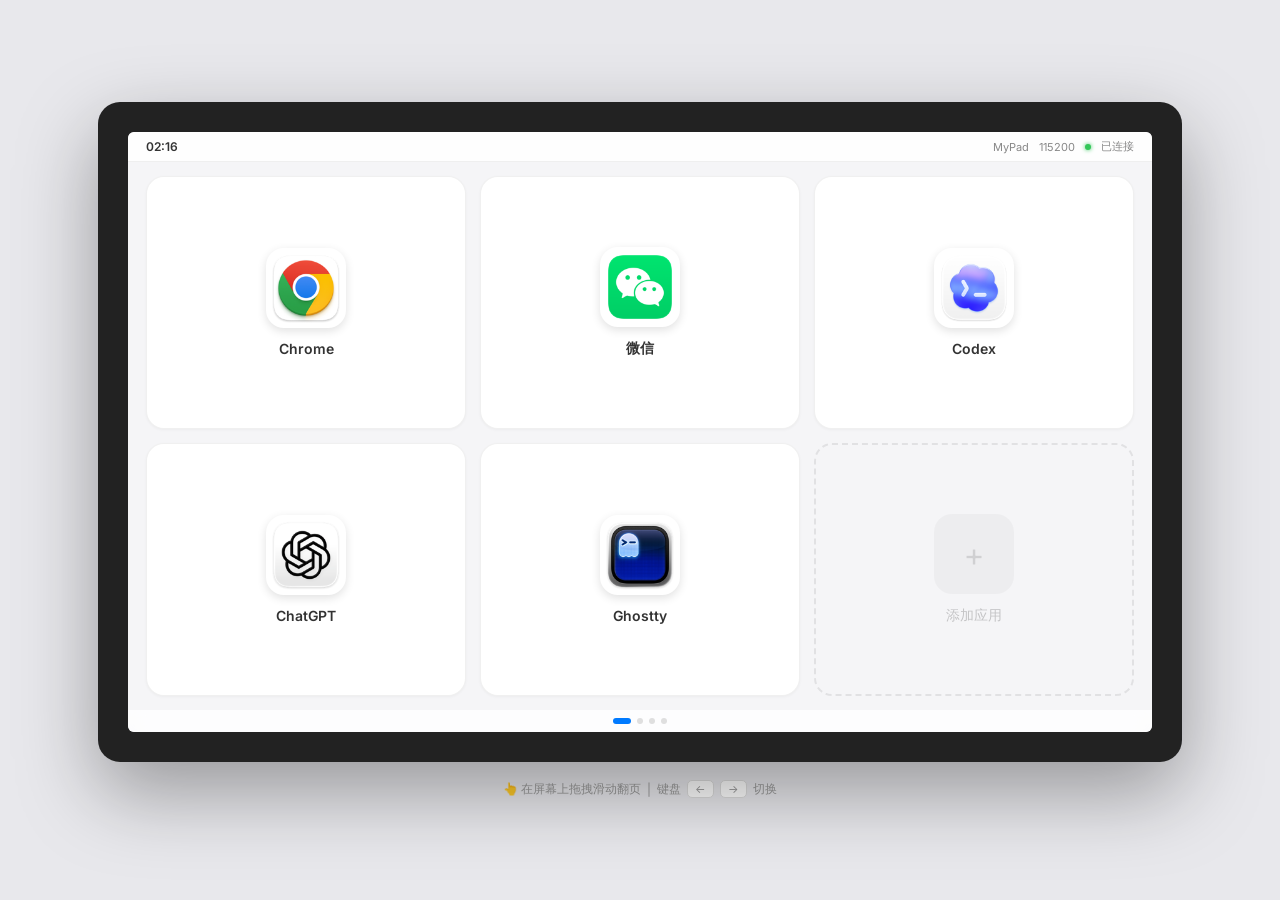
<file: pc/web/preview.html>
<!DOCTYPE html>
<html lang="zh-CN">
<head>
<meta charset="UTF-8">
<meta name="viewport" content="width=device-width, initial-scale=1.0">
<title>MyPad 屏幕预览</title>
<link rel="preconnect" href="https://fonts.googleapis.com">
<link href="https://fonts.googleapis.com/css2?family=Inter:wght@300;400;500;600;700;800&display=swap" rel="stylesheet">
<style>
* { margin: 0; padding: 0; box-sizing: border-box; }

body {
  background: #e8e8ec;
  display: flex;
  flex-direction: column;
  align-items: center;
  justify-content: center;
  min-height: 100vh;
  font-family: 'Inter', -apple-system, 'PingFang SC', 'Microsoft YaHei', sans-serif;
  color: #1a1a2e;
}

.device-frame {
  position: relative;
  width: 1084px; height: 660px;
  background: #222;
  border-radius: 22px;
  padding: 30px;
  box-shadow: 0 30px 80px rgba(0,0,0,0.35);
}

.screen {
  width: 1024px; height: 600px;
  background: #f5f5f7;
  border-radius: 6px;
  overflow: hidden;
  position: relative;
  user-select: none;
  -webkit-user-select: none;
  cursor: grab;
}
.screen:active { cursor: grabbing; }

/* === 状态栏 === */
.status-bar {
  position: absolute; top: 0; left: 0; right: 0;
  height: 30px;
  background: rgba(255,255,255,0.85);
  backdrop-filter: blur(16px);
  display: flex;
  align-items: center;
  justify-content: space-between;
  padding: 0 18px;
  z-index: 20;
  border-bottom: 1px solid rgba(0,0,0,0.06);
}
.status-time { font-size: 12px; font-weight: 600; color: #333; }
.status-right { display: flex; gap: 10px; align-items: center; font-size: 11px; color: #888; }
.status-dot { width: 6px; height: 6px; border-radius: 50%; background: #34c759; box-shadow: 0 0 4px #34c759; }

/* === 滑动 === */
.page-track {
  position: absolute; top: 30px; left: 0;
  width: 3072px; height: 548px;
  display: flex;
  transition: transform 0.4s cubic-bezier(0.25,0.46,0.45,0.94);
  will-change: transform;
}
.page-track.dragging { transition: none; }
.page { width: 1024px; height: 548px; flex-shrink: 0; overflow: hidden; padding: 14px 18px; }

/* === 指示器 === */
.page-indicator {
  position: absolute; bottom: 0; left: 0; right: 0;
  height: 22px;
  display: flex; align-items: center; justify-content: center; gap: 6px;
  z-index: 20;
  background: rgba(255,255,255,0.8);
  backdrop-filter: blur(8px);
}
.dot { width: 6px; height: 6px; border-radius: 50%; background: rgba(0,0,0,0.12); transition: all 0.3s; }
.dot.active { width: 18px; border-radius: 3px; background: #007aff; }

/* ====== 第1页：App ====== */
.app-grid {
  display: grid;
  grid-template-columns: repeat(3, 1fr);
  grid-template-rows: repeat(2, 1fr);
  gap: 14px; height: 100%;
}
.app-slot {
  background: #fff;
  border: 1px solid rgba(0,0,0,0.06);
  border-radius: 18px;
  display: flex; flex-direction: column;
  align-items: center; justify-content: center; gap: 12px;
  transition: all 0.15s;
  cursor: pointer;
  box-shadow: 0 1px 3px rgba(0,0,0,0.04);
}
.app-slot:hover {
  box-shadow: 0 4px 16px rgba(0,0,0,0.08);
  transform: translateY(-2px);
}
.app-slot:active {
  transform: scale(0.97);
  box-shadow: 0 1px 4px rgba(0,0,0,0.06);
}
.app-slot.empty {
  background: transparent;
  border: 2px dashed rgba(0,0,0,0.08);
  box-shadow: none;
}
.app-icon {
  width: 80px; height: 80px; border-radius: 18px;
  overflow: hidden;
  box-shadow: 0 3px 10px rgba(0,0,0,0.12);
}
.app-icon img { width: 100%; height: 100%; object-fit: cover; }
.app-name { font-size: 14px; font-weight: 600; color: #333; }
.app-slot.empty .app-icon {
  font-size: 32px; color: rgba(0,0,0,0.12);
  display: flex; align-items: center; justify-content: center;
  box-shadow: none; background: rgba(0,0,0,0.03);
}
.app-slot.empty .app-name { color: rgba(0,0,0,0.2); font-weight: 400; }

/* ====== 第2页：系统+行情 ====== */
.monitor-page { display: flex; gap: 12px; height: 100%; }
.monitor-left { flex: 1; display: flex; flex-direction: column; gap: 8px; }
.monitor-right { width: 370px; display: flex; flex-direction: column; gap: 8px; }

.sys-row { flex: 1; display: flex; gap: 10px; }
.sys-card {
  flex: 1;
  background: #fff;
  border: 1px solid rgba(0,0,0,0.06);
  border-radius: 14px;
  padding: 14px 16px;
  box-shadow: 0 1px 3px rgba(0,0,0,0.03);
}
.sys-label {
  font-size: 10px; font-weight: 700; color: #999;
  text-transform: uppercase; letter-spacing: 1px; margin-bottom: 6px;
}
.sys-val { font-size: 28px; font-weight: 800; margin-bottom: 8px; line-height: 1; }
.sys-card.cpu .sys-val { color: #007aff; }
.sys-card.mem .sys-val { color: #af52de; }
.sys-card.gpu .sys-val { color: #34c759; }
.sys-card.disk .sys-val { color: #ff9500; }

.sys-bar { height: 4px; background: rgba(0,0,0,0.05); border-radius: 2px; overflow: hidden; margin-bottom: 6px; }
.sys-bar-fill { height: 100%; border-radius: 2px; transition: width 0.8s ease; }
.sys-card.cpu .sys-bar-fill { background: #007aff; }
.sys-card.mem .sys-bar-fill { background: #af52de; }
.sys-card.gpu .sys-bar-fill { background: #34c759; }
.sys-card.disk .sys-bar-fill { background: #ff9500; }
.sys-detail { font-size: 11px; color: #aaa; }

.net-card {
  background: #fff;
  border: 1px solid rgba(0,0,0,0.06);
  border-radius: 14px;
  padding: 12px 16px;
  display: flex; align-items: center; gap: 20px;
  box-shadow: 0 1px 3px rgba(0,0,0,0.03);
}
.net-section { flex: 1; display: flex; align-items: center; gap: 8px; }
.net-arrow {
  font-size: 13px; width: 26px; height: 26px; border-radius: 7px;
  display: flex; align-items: center; justify-content: center;
}
.net-arrow.up { background: rgba(52,199,89,0.1); color: #34c759; }
.net-arrow.down { background: rgba(0,122,255,0.1); color: #007aff; }
.net-val { font-size: 17px; font-weight: 700; color: #222; }
.net-unit { font-size: 10px; color: #aaa; margin-left: 2px; }

/* 日期天气 */
.date-weather {
  background: #fff;
  border: 1px solid rgba(0,0,0,0.06);
  border-radius: 14px;
  padding: 12px 16px;
  display: flex; align-items: center; justify-content: space-between;
  box-shadow: 0 1px 3px rgba(0,0,0,0.03);
}
.date-info { display: flex; flex-direction: column; gap: 2px; }
.date-main { font-size: 16px; font-weight: 700; color: #222; }
.date-sub { font-size: 11px; color: #999; }
.weather-info { display: flex; align-items: center; gap: 10px; }
.weather-icon { font-size: 28px; line-height: 1; }
.weather-detail { text-align: right; }
.weather-temp { font-size: 22px; font-weight: 800; color: #222; line-height: 1; }
.weather-desc { font-size: 10px; color: #999; margin-top: 2px; }

/* 行情 */
.finance-section { flex: 1; display: flex; flex-direction: column; gap: 4px; overflow: hidden; }
.finance-header {
  font-size: 10px; font-weight: 700; color: #999;
  text-transform: uppercase; letter-spacing: 0.5px; padding: 0 4px;
}
.finance-list { flex: 1; display: flex; flex-direction: column; gap: 3px; overflow: hidden; }
.finance-item {
  display: flex; align-items: center;
  padding: 7px 10px;
  background: #fff;
  border-radius: 10px;
  border: 1px solid rgba(0,0,0,0.04);
}
.finance-sym { font-size: 12px; font-weight: 700; color: #222; min-width: 46px; }
.finance-name { font-size: 10px; color: #bbb; flex: 1; margin-left: 4px; overflow: hidden; text-overflow: ellipsis; white-space: nowrap; }
.finance-price { font-size: 12px; font-weight: 600; color: #333; text-align: right; min-width: 66px; }
.finance-chg {
  font-size: 10px; font-weight: 700; padding: 2px 6px;
  border-radius: 5px; min-width: 56px; text-align: center; margin-left: 6px;
}
.finance-chg.up { color: #34c759; background: rgba(52,199,89,0.08); }
.finance-chg.down { color: #ff3b30; background: rgba(255,59,48,0.06); }

.session-tag { font-size: 8px; font-weight: 700; padding: 1px 4px; border-radius: 3px; margin-left: 3px; }
.session-pre { background: rgba(255,149,0,0.1); color: #ff9500; }
.session-closed { background: rgba(0,0,0,0.04); color: #aaa; }
.session-open { background: rgba(52,199,89,0.1); color: #34c759; }

/* ====== 第3页：资讯+快讯+日历 ====== */
.news-page { display: flex; gap: 12px; height: 100%; }

/* 左：资讯 */
.news-left { flex: 1; display: flex; flex-direction: column; gap: 6px; min-width: 0; overflow: hidden; }
.col-header { display: flex; align-items: center; gap: 6px; padding: 0 2px; flex-shrink: 0; }
.col-title { font-size: 13px; font-weight: 700; color: #333; }
.col-hint { font-size: 10px; color: #bbb; }

.news-scroll { flex: 1; display: flex; flex-direction: column; gap: 6px; overflow: hidden; }
.news-card {
  background: #fff;
  border: 1px solid rgba(0,0,0,0.05);
  border-radius: 12px;
  padding: 10px 14px;
  box-shadow: 0 1px 2px rgba(0,0,0,0.03);
}
.news-card-top { display: flex; align-items: center; gap: 6px; margin-bottom: 3px; }
.news-tag {
  font-size: 9px; font-weight: 700; padding: 1px 5px; border-radius: 4px;
}
.news-tag.yahoo { background: rgba(106,27,154,0.08); color: #6a1b9a; }
.news-tag.cnbc { background: rgba(0,122,255,0.08); color: #007aff; }
.news-time { font-size: 10px; color: #bbb; }
.news-title { font-size: 13px; font-weight: 600; color: #222; line-height: 1.4; display: -webkit-box; -webkit-line-clamp: 2; -webkit-box-orient: vertical; overflow: hidden; }
.news-desc { font-size: 11px; color: #999; line-height: 1.3; margin-top: 3px; display: -webkit-box; -webkit-line-clamp: 1; -webkit-box-orient: vertical; overflow: hidden; }

/* 右：快讯+日历 */
.news-right {
  width: 340px; flex-shrink: 0;
  display: flex; flex-direction: column; gap: 0;
  background: #fff;
  border: 1px solid rgba(0,0,0,0.05);
  border-radius: 14px;
  overflow: hidden;
  box-shadow: 0 1px 3px rgba(0,0,0,0.03);
}

.flash-section { flex: 1; display: flex; flex-direction: column; overflow: hidden; padding: 10px 12px 6px; }
.flash-header { display: flex; align-items: center; gap: 6px; flex-shrink: 0; padding-bottom: 8px; border-bottom: 1px solid rgba(0,0,0,0.05); }
.flash-live { width: 6px; height: 6px; border-radius: 50%; background: #ff3b30; animation: pulse 1.5s ease-in-out infinite; }
@keyframes pulse { 0%,100%{opacity:1;} 50%{opacity:0.4;} }
.flash-label { font-size: 11px; font-weight: 700; color: #ff3b30; letter-spacing: 0.5px; }
.flash-source { font-size: 9px; color: #bbb; margin-left: auto; }
.flash-scroll { flex: 1; display: flex; flex-direction: column; overflow: hidden; }
.flash-item { padding: 7px 2px; border-bottom: 1px solid rgba(0,0,0,0.03); flex-shrink: 0; }
.flash-item:last-child { border-bottom: none; }
.flash-text { font-size: 11px; font-weight: 500; color: #333; line-height: 1.4; }
.flash-text.hl { color: #ff3b30; font-weight: 600; }
.flash-meta { font-size: 9px; color: #bbb; margin-top: 2px; }
.flash-new {
  display: inline-block; font-size: 7px; font-weight: 800;
  color: #ff3b30; background: rgba(255,59,48,0.08);
  padding: 0px 3px; border-radius: 2px; margin-right: 3px; vertical-align: middle;
}

/* 日历 */
.calendar-section {
  flex-shrink: 0;
  border-top: 1px solid rgba(0,0,0,0.06);
  padding: 8px 12px 10px;
}
.cal-header { display: flex; align-items: center; gap: 5px; margin-bottom: 6px; }
.cal-title { font-size: 10px; font-weight: 700; color: #999; letter-spacing: 0.5px; }
.cal-events { display: flex; flex-direction: column; gap: 3px; }
.cal-row {
  display: flex; align-items: center; gap: 5px;
  padding: 4px 5px; border-radius: 6px;
  background: rgba(0,0,0,0.015); font-size: 10px;
}
.cal-t { color: #999; font-weight: 500; min-width: 32px; flex-shrink: 0; }
.cal-f { font-size: 8px; font-weight: 700; padding: 1px 4px; border-radius: 3px; flex-shrink: 0; }
.cal-f.usd { background: rgba(0,122,255,0.08); color: #007aff; }
.cal-f.eur { background: rgba(255,149,0,0.08); color: #ff9500; }
.cal-f.jpy { background: rgba(175,82,222,0.08); color: #af52de; }
.cal-f.cny { background: rgba(255,59,48,0.08); color: #ff3b30; }
.cal-n { color: #555; flex: 1; overflow: hidden; text-overflow: ellipsis; white-space: nowrap; }
.cal-i { font-size: 8px; font-weight: 800; flex-shrink: 0; }
.cal-i.hi { color: #ff3b30; }
.cal-i.md { color: #ff9500; }

/* 外框提示 */
.hint-bar {
  margin-top: 18px; font-size: 12px; color: #999;
  display: flex; align-items: center; gap: 6px;
}
.hint-bar kbd {
  background: #fff; border: 1px solid #ddd;
  padding: 1px 7px; border-radius: 5px; font-size: 11px; font-family: inherit;
}
</style>
</head>
<body>

<div class="device-frame">
  <div class="screen" id="screen">
    <div class="status-bar">
      <div class="status-time" id="clock">18:13</div>
      <div class="status-right">
        <span>MyPad</span>
        <span>115200</span>
        <div class="status-dot"></div>
        <span>已连接</span>
      </div>
    </div>

    <div class="page-track" id="pageTrack">

      <!-- ===== 第1页：App ===== -->
      <div class="page" id="page0">
        <div class="app-grid">
          <div class="app-slot" onclick="clickApp(this)">
            <div class="app-icon"><img src="icons/Google Chrome.png" alt="Chrome"></div>
            <div class="app-name">Chrome</div>
          </div>
          <div class="app-slot" onclick="clickApp(this)">
            <div class="app-icon"><img src="icons/WeChat.png" alt="WeChat"></div>
            <div class="app-name">微信</div>
          </div>
          <div class="app-slot" onclick="clickApp(this)">
            <div class="app-icon"><img src="icons/Codex.png" alt="Codex"></div>
            <div class="app-name">Codex</div>
          </div>
          <div class="app-slot" onclick="clickApp(this)">
            <div class="app-icon"><img src="icons/ChatGPT.png" alt="ChatGPT"></div>
            <div class="app-name">ChatGPT</div>
          </div>
          <div class="app-slot" onclick="clickApp(this)">
            <div class="app-icon"><img src="icons/Ghostty.png" alt="Ghostty"></div>
            <div class="app-name">Ghostty</div>
          </div>
          <div class="app-slot empty">
            <div class="app-icon">+</div>
            <div class="app-name">添加应用</div>
          </div>
        </div>
      </div>

      <!-- ===== 第2页：系统+行情 ===== -->
      <div class="page" id="page1">
        <div class="monitor-page">
          <div class="monitor-left">
            <div class="sys-row">
              <div class="sys-card cpu">
                <div class="sys-label">CPU</div>
                <div class="sys-val" id="cpu-v">23%</div>
                <div class="sys-bar"><div class="sys-bar-fill" id="cpu-bar" style="width:23%"></div></div>
                <div class="sys-detail">42°C · Apple M2</div>
              </div>
              <div class="sys-card mem">
                <div class="sys-label">内存</div>
                <div class="sys-val" id="mem-v">68%</div>
                <div class="sys-bar"><div class="sys-bar-fill" id="mem-bar" style="width:68%"></div></div>
                <div class="sys-detail">10.9 / 16.0 GB</div>
              </div>
            </div>
            <div class="sys-row">
              <div class="sys-card gpu">
                <div class="sys-label">GPU</div>
                <div class="sys-val" id="gpu-v">15%</div>
                <div class="sys-bar"><div class="sys-bar-fill" id="gpu-bar" style="width:15%"></div></div>
                <div class="sys-detail">38°C</div>
              </div>
              <div class="sys-card disk">
                <div class="sys-label">磁盘</div>
                <div class="sys-val" id="disk-v">74%</div>
                <div class="sys-bar"><div class="sys-bar-fill" id="disk-bar" style="width:74%"></div></div>
                <div class="sys-detail">370 / 500 GB</div>
              </div>
            </div>
            <div class="net-card">
              <div class="net-section">
                <div class="net-arrow up">↑</div>
                <div><span class="net-val">12.3</span><span class="net-unit">KB/s</span></div>
              </div>
              <div style="width:1px;height:22px;background:rgba(0,0,0,0.06)"></div>
              <div class="net-section">
                <div class="net-arrow down">↓</div>
                <div><span class="net-val">256.8</span><span class="net-unit">KB/s</span></div>
              </div>
            </div>
            <div class="date-weather">
              <div class="date-info">
                <div class="date-main" id="date-main">6月26日 周四</div>
                <div class="date-sub" id="date-sub">2025年 · 第26周</div>
              </div>
              <div class="weather-info">
                <div class="weather-icon">⛅</div>
                <div class="weather-detail">
                  <div class="weather-temp">28°</div>
                  <div class="weather-desc">多云 · 湿度62%</div>
                </div>
              </div>
            </div>
          </div>

          <div class="monitor-right">
            <div class="finance-section">
              <div class="finance-header">美股 <span class="session-tag session-pre">盘前</span></div>
              <div class="finance-list">
                <div class="finance-item"><span class="finance-sym">AAPL</span><span class="finance-name">Apple Inc.</span><span class="finance-price">$294.30</span><span class="finance-chg down">-0.72%</span></div>
                <div class="finance-item"><span class="finance-sym">NVDA</span><span class="finance-name">NVIDIA Corp</span><span class="finance-price">$148.52</span><span class="finance-chg up">+2.34%</span></div>
                <div class="finance-item"><span class="finance-sym">TSLA</span><span class="finance-name">Tesla Inc.</span><span class="finance-price">$352.80</span><span class="finance-chg up">+1.15%</span></div>
              </div>
            </div>
            <div class="finance-section">
              <div class="finance-header">加密货币 <span class="session-tag session-open">24H</span></div>
              <div class="finance-list">
                <div class="finance-item"><span class="finance-sym">BTC</span><span class="finance-name">Bitcoin</span><span class="finance-price">$108,432</span><span class="finance-chg up">+1.82%</span></div>
                <div class="finance-item"><span class="finance-sym">ETH</span><span class="finance-name">Ethereum</span><span class="finance-price">$2,681</span><span class="finance-chg down">-0.45%</span></div>
                <div class="finance-item"><span class="finance-sym">SOL</span><span class="finance-name">Solana</span><span class="finance-price">$176.23</span><span class="finance-chg up">+3.67%</span></div>
              </div>
            </div>
            <div class="finance-section">
              <div class="finance-header">韩股 <span class="session-tag session-closed">休市</span></div>
              <div class="finance-list">
                <div class="finance-item"><span class="finance-sym">삼성</span><span class="finance-name">Samsung</span><span class="finance-price">₩58,200</span><span class="finance-chg down">-1.02%</span></div>
              </div>
            </div>
          </div>
        </div>
      </div>

      <!-- ===== 第3页：资讯+快讯+日历 ===== -->
      <div class="page" id="page2">
        <div class="news-page">
          <!-- 左：资讯 -->
          <div class="news-left">
            <div class="col-header">
              <span class="col-title">📰 资讯</span>
              <span class="col-hint">Yahoo · CNBC</span>
            </div>
            <div class="news-scroll">
              <div class="news-card">
                <div class="news-card-top"><span class="news-tag yahoo">Yahoo</span><span class="news-time">12分钟前</span></div>
                <div class="news-title">英伟达股价创历史新高，市值突破3.8万亿美元，AI芯片需求持续飙升</div>
                <div class="news-desc">NVIDIA CEO黄仁勋表示Blackwell芯片供不应求，数据中心收入同比增长154%</div>
              </div>
              <div class="news-card">
                <div class="news-card-top"><span class="news-tag cnbc">CNBC</span><span class="news-time">28分钟前</span></div>
                <div class="news-title">特斯拉宣布在德克萨斯州扩建超级工厂，预计新增5000个就业岗位</div>
                <div class="news-desc">马斯克称新工厂将专注于Cybertruck和下一代Roadster的生产</div>
              </div>
              <div class="news-card">
                <div class="news-card-top"><span class="news-tag yahoo">Yahoo</span><span class="news-time">42分钟前</span></div>
                <div class="news-title">比特币突破10.8万美元，机构持续增持，ETF资金流入创单周纪录</div>
                <div class="news-desc">贝莱德IBIT单周净流入超23亿美元，灰度GBTC流出趋缓</div>
              </div>
              <div class="news-card">
                <div class="news-card-top"><span class="news-tag cnbc">CNBC</span><span class="news-time">1小时前</span></div>
                <div class="news-title">苹果发布iOS 20 Beta 2，AI功能大幅扩展，支持第三方应用</div>
                <div class="news-desc">Apple Intelligence新增代码生成、邮件摘要等功能</div>
              </div>
              <div class="news-card">
                <div class="news-card-top"><span class="news-tag yahoo">Yahoo</span><span class="news-time">2小时前</span></div>
                <div class="news-title">美国6月消费者信心指数回升至98.7，超出市场预期</div>
                <div class="news-desc">密歇根大学数据显示就业市场展望改善，通胀预期下降</div>
              </div>
              <div class="news-card">
                <div class="news-card-top"><span class="news-tag cnbc">CNBC</span><span class="news-time">3小时前</span></div>
                <div class="news-title">谷歌DeepMind发布Gemini 2.5模型，多模态推理能力大幅提升</div>
                <div class="news-desc">新模型在编程、数学和科学基准测试中全面领先竞品</div>
              </div>
            </div>
          </div>

          <!-- 右：快讯+日历 -->
          <div class="news-right">
            <div class="flash-section">
              <div class="flash-header">
                <div class="flash-live"></div>
                <span class="flash-label">LIVE 快讯</span>
                <span class="flash-source">Financial Juice</span>
              </div>
              <div class="flash-scroll">
                <div class="flash-item">
                  <div class="flash-text"><span class="flash-new">NEW</span>美联储鲍威尔：通胀仍高于目标水平，政策需保持灵活</div>
                  <div class="flash-meta">5分钟前</div>
                </div>
                <div class="flash-item">
                  <div class="flash-text">欧洲央行管委维勒鲁瓦：如果数据改善，7月可能再次降息</div>
                  <div class="flash-meta">15分钟前</div>
                </div>
                <div class="flash-item">
                  <div class="flash-text hl">⚡ 美国初请失业金人数 23.3万，预期 23.5万</div>
                  <div class="flash-meta">22分钟前</div>
                </div>
                <div class="flash-item">
                  <div class="flash-text">日本央行植田和男暗示下半年可能加息，日元走强</div>
                  <div class="flash-meta">35分钟前</div>
                </div>
                <div class="flash-item">
                  <div class="flash-text">英国央行维持利率不变，符合预期，英镑小幅走高</div>
                  <div class="flash-meta">48分钟前</div>
                </div>
                <div class="flash-item">
                  <div class="flash-text hl">⚡ WTI原油跌破$69，受全球需求放缓担忧拖累</div>
                  <div class="flash-meta">56分钟前</div>
                </div>
                <div class="flash-item">
                  <div class="flash-text">韩国央行下调2025年GDP增速预期至1.5%</div>
                  <div class="flash-meta">1小时前</div>
                </div>
              </div>
            </div>
            <!-- 经济日历 -->
            <div class="calendar-section">
              <div class="cal-header"><span class="cal-title">📅 经济日历</span></div>
              <div class="cal-events">
                <div class="cal-row"><span class="cal-t">20:30</span><span class="cal-f usd">USD</span><span class="cal-n">初请失业金人数</span><span class="cal-i hi">!!!</span></div>
                <div class="cal-row"><span class="cal-t">22:00</span><span class="cal-f usd">USD</span><span class="cal-n">成屋销售</span><span class="cal-i md">!!</span></div>
                <div class="cal-row"><span class="cal-t">明天</span><span class="cal-f eur">EUR</span><span class="cal-n">PMI 制造业</span><span class="cal-i hi">!!!</span></div>
                <div class="cal-row"><span class="cal-t">明天</span><span class="cal-f jpy">JPY</span><span class="cal-n">CPI 同比</span><span class="cal-i hi">!!!</span></div>
              </div>
            </div>
          </div>
        </div>
      </div>
      <!-- ===== 第4页：壁纸时钟 ===== -->
      <div class="page" id="page3">
        <div style="width:100%;height:100%;background:linear-gradient(180deg,#0b1721 0%,#1a2a3a 100%);border-radius:6px;display:flex;flex-direction:column;align-items:center;justify-content:center;gap:6px;">
          <div style="font-size:56px;font-weight:200;color:#fff;letter-spacing:4px;font-family:'Inter',sans-serif;">14:35</div>
          <div style="font-size:18px;color:#ccc;">6月28日 周日</div>
          <div style="font-size:14px;color:#999;">2026年 · 第26周</div>
          <div style="font-size:18px;color:#aaa;margin-top:8px;">21°  灰蒙蒙</div>
        </div>
      </div>
    </div>

    <div class="page-indicator">
      <div class="dot active" id="dot0"></div>
      <div class="dot" id="dot1"></div>
      <div class="dot" id="dot2"></div>
      <div class="dot" id="dot3"></div>
    </div>
  </div>
</div>

<div class="hint-bar">
  <span>👆 在屏幕上拖拽滑动翻页</span>
  <span>|</span>
  <span>键盘</span><kbd>←</kbd><kbd>→</kbd><span>切换</span>
</div>

<script>
// 时钟
function updateClock() {
  const now = new Date();
  document.getElementById('clock').textContent =
    now.getHours().toString().padStart(2,'0') + ':' +
    now.getMinutes().toString().padStart(2,'0');
}
updateClock();
setInterval(updateClock, 10000);

// 日期
(function updateDate() {
  const now = new Date();
  const days = ['周日','周一','周二','周三','周四','周五','周六'];
  const m = now.getMonth() + 1, d = now.getDate();
  document.getElementById('date-main').textContent = m + '月' + d + '日 ' + days[now.getDay()];
  const oneJan = new Date(now.getFullYear(), 0, 1);
  const week = Math.ceil(((now - oneJan) / 86400000 + oneJan.getDay() + 1) / 7);
  document.getElementById('date-sub').textContent = now.getFullYear() + '年 · 第' + week + '周';
})();

// 页面切换
let currentPage = 0;
const totalPages = 4;
const track = document.getElementById('pageTrack');
const screen = document.getElementById('screen');

function setPage(p) {
  if (p < 0 || p >= totalPages) return;
  currentPage = p;
  track.style.transform = `translateX(-${p * 1024}px)`;
  for (let i = 0; i < totalPages; i++) {
    document.getElementById('dot' + i).className = i === p ? 'dot active' : 'dot';
  }
}

// 拖拽
let startX = 0, isDragging = false, dragDist = 0;

screen.addEventListener('mousedown', (e) => {
  startX = e.clientX; isDragging = true; dragDist = 0;
  track.classList.add('dragging');
});
screen.addEventListener('mousemove', (e) => {
  if (!isDragging) return;
  dragDist = e.clientX - startX;
  track.style.transform = `translateX(${-currentPage * 1024 + dragDist * 0.8}px)`;
});
screen.addEventListener('mouseup', () => {
  if (!isDragging) return;
  isDragging = false; track.classList.remove('dragging');
  if (dragDist < -60) setPage(currentPage + 1);
  else if (dragDist > 60) setPage(currentPage - 1);
  else setPage(currentPage);
});
screen.addEventListener('mouseleave', () => {
  if (isDragging) { isDragging = false; track.classList.remove('dragging'); setPage(currentPage); }
});

// 触摸
screen.addEventListener('touchstart', (e) => {
  startX = e.touches[0].clientX; isDragging = true; dragDist = 0;
  track.classList.add('dragging');
}, { passive: true });
screen.addEventListener('touchmove', (e) => {
  if (!isDragging) return;
  dragDist = e.touches[0].clientX - startX;
  track.style.transform = `translateX(${-currentPage * 1024 + dragDist * 0.8}px)`;
}, { passive: true });
screen.addEventListener('touchend', () => {
  if (!isDragging) return;
  isDragging = false; track.classList.remove('dragging');
  if (dragDist < -40) setPage(currentPage + 1);
  else if (dragDist > 40) setPage(currentPage - 1);
  else setPage(currentPage);
});

// 键盘
document.addEventListener('keydown', (e) => {
  if (e.key === 'ArrowLeft') setPage(currentPage - 1);
  if (e.key === 'ArrowRight') setPage(currentPage + 1);
});

// 点击反馈
function clickApp(el) {
  if (el.classList.contains('empty')) return;
  el.style.background = 'rgba(0,122,255,0.06)';
  setTimeout(() => { el.style.background = '#fff'; }, 250);
}

// 模拟数据
setInterval(() => {
  const cpu = Math.floor(15 + Math.random() * 40);
  const mem = Math.floor(60 + Math.random() * 20);
  const gpu = Math.floor(5 + Math.random() * 30);
  document.getElementById('cpu-v').textContent = cpu + '%';
  document.getElementById('cpu-bar').style.width = cpu + '%';
  document.getElementById('mem-v').textContent = mem + '%';
  document.getElementById('mem-bar').style.width = mem + '%';
  document.getElementById('gpu-v').textContent = gpu + '%';
  document.getElementById('gpu-bar').style.width = gpu + '%';
}, 3000);
</script>

</body>
</html>
</file>
